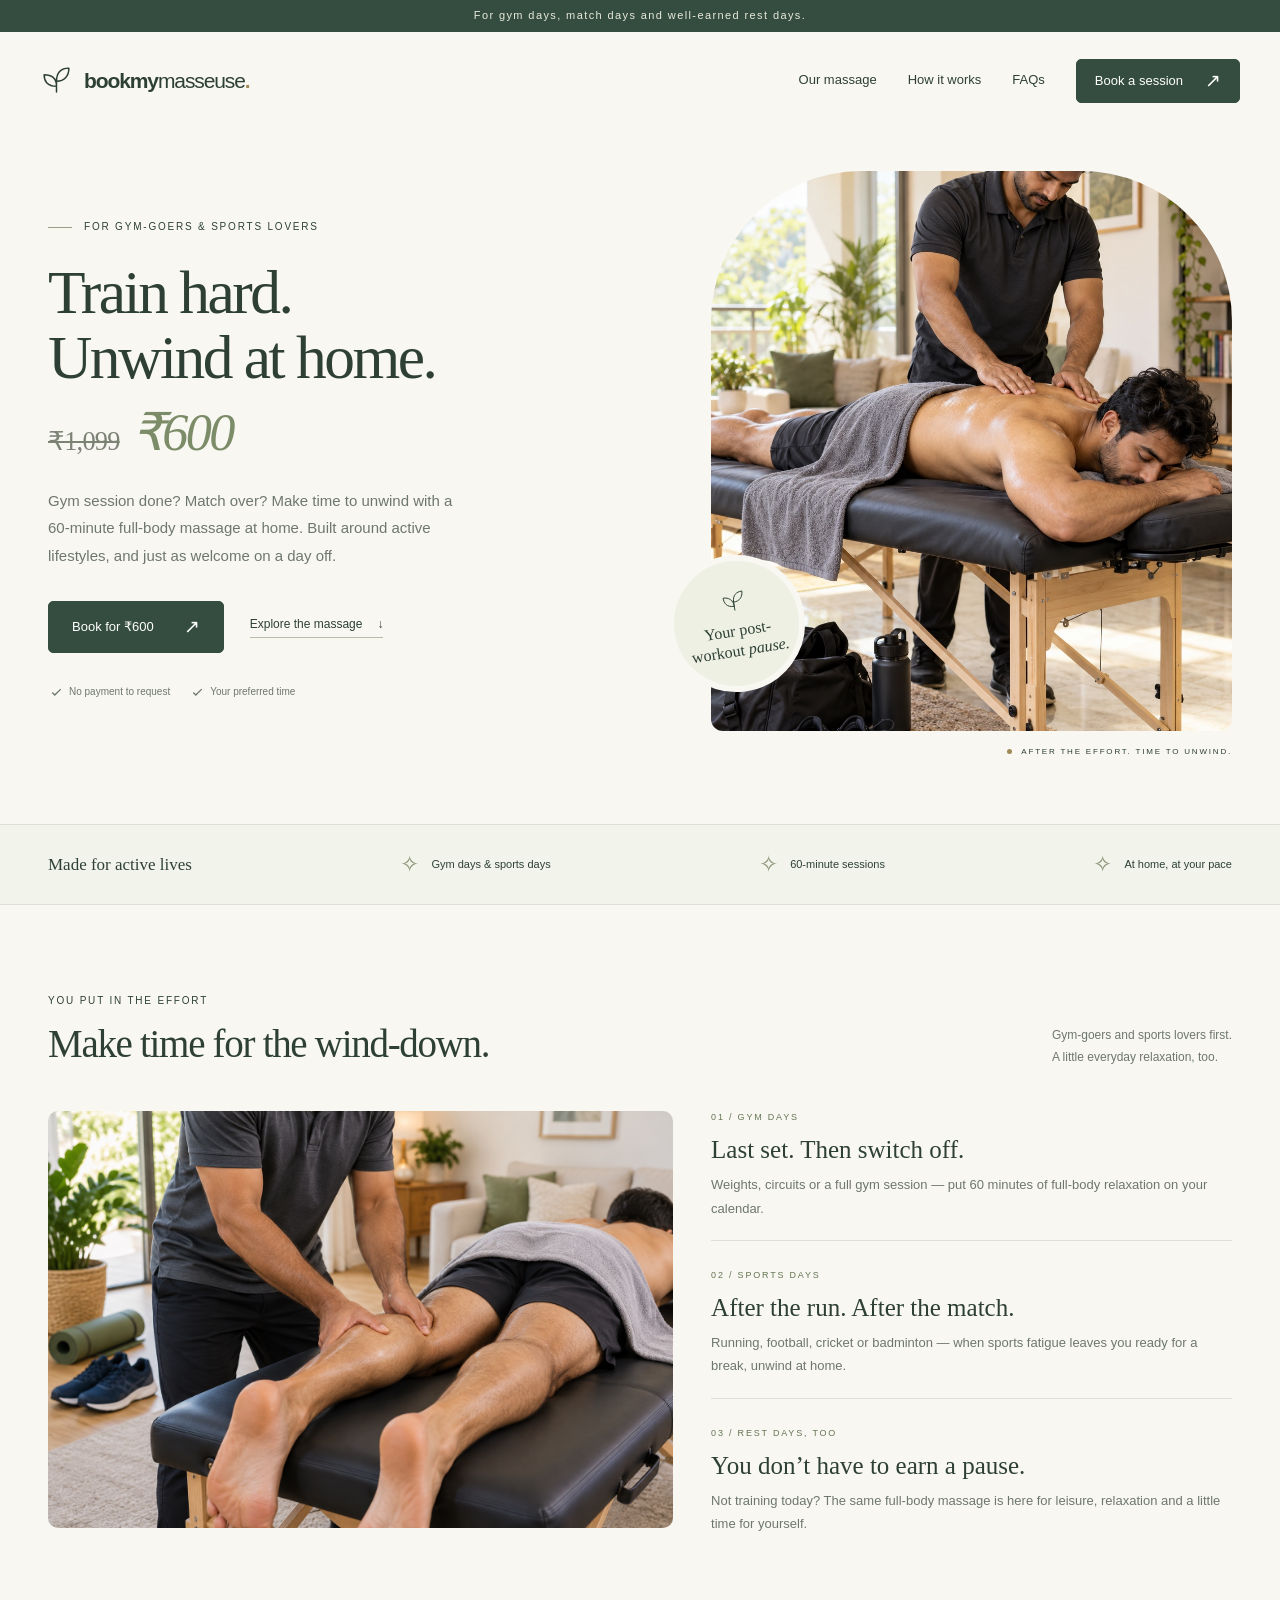
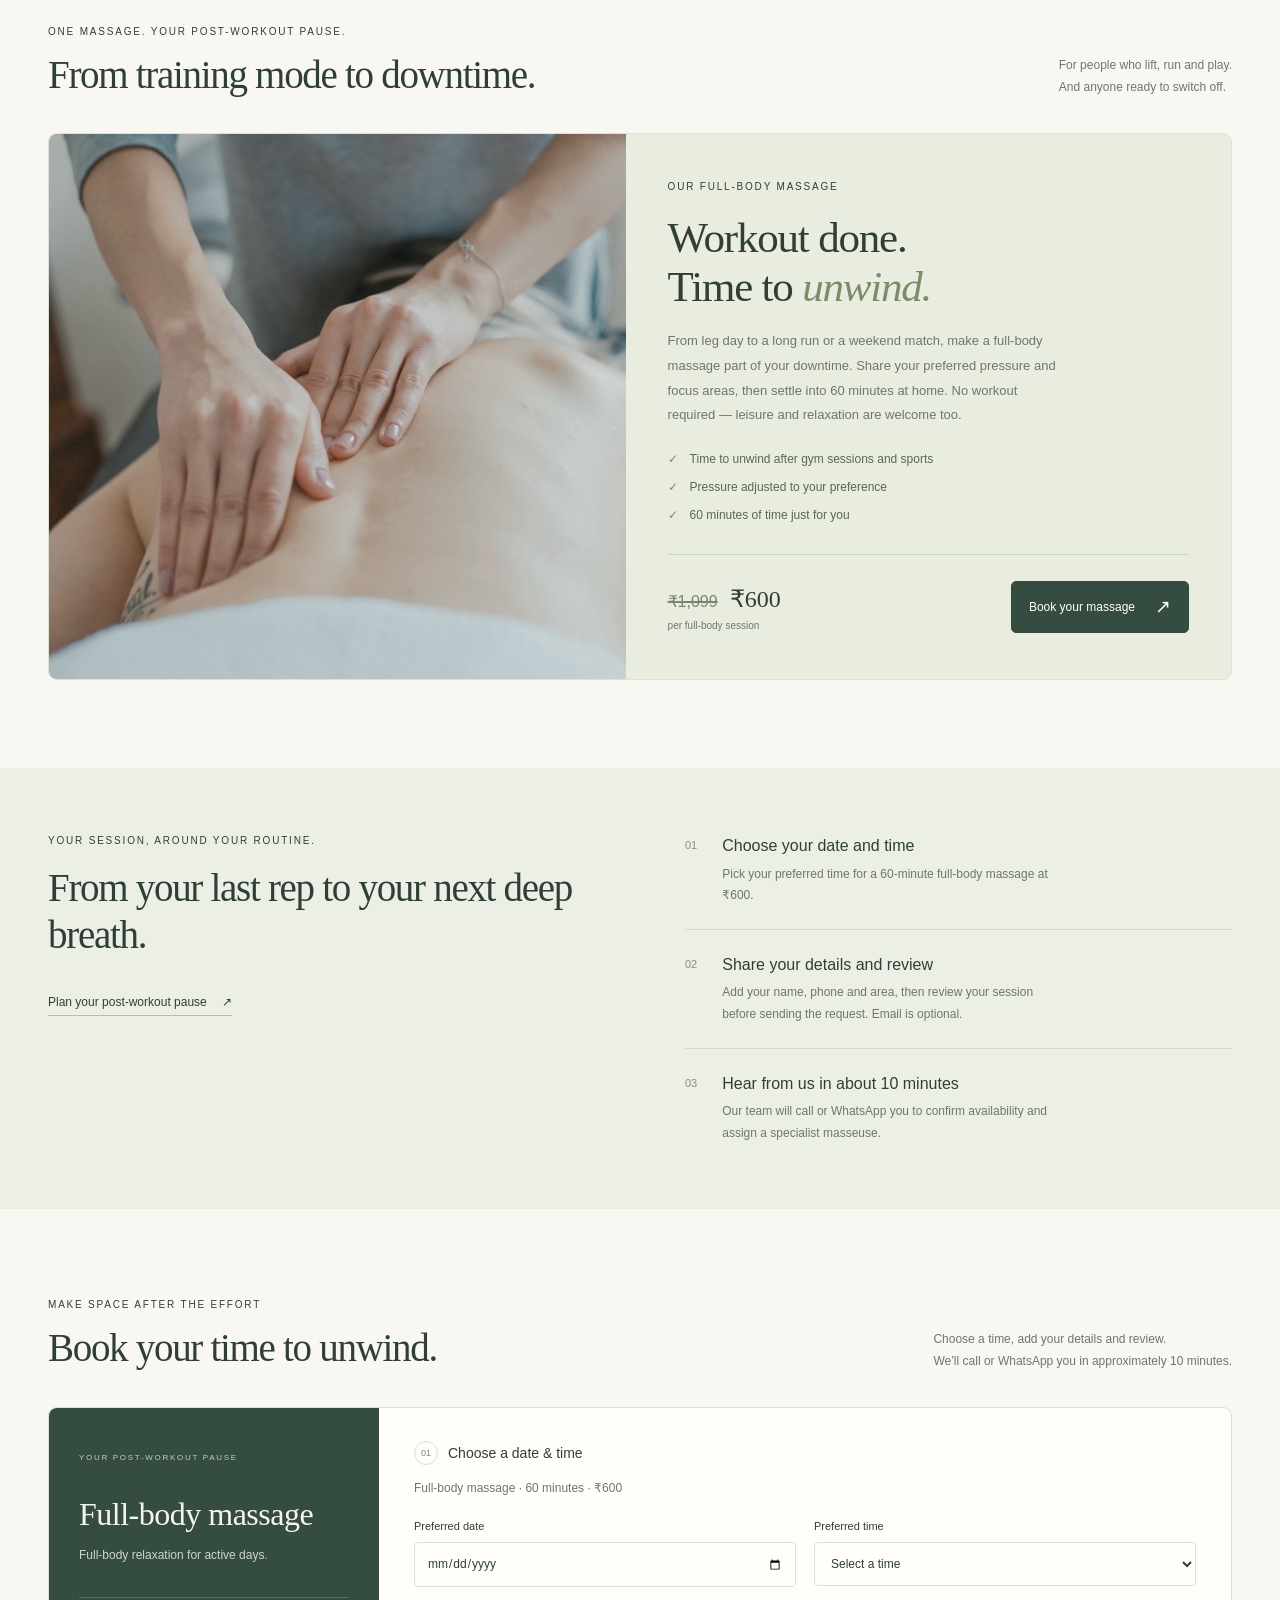
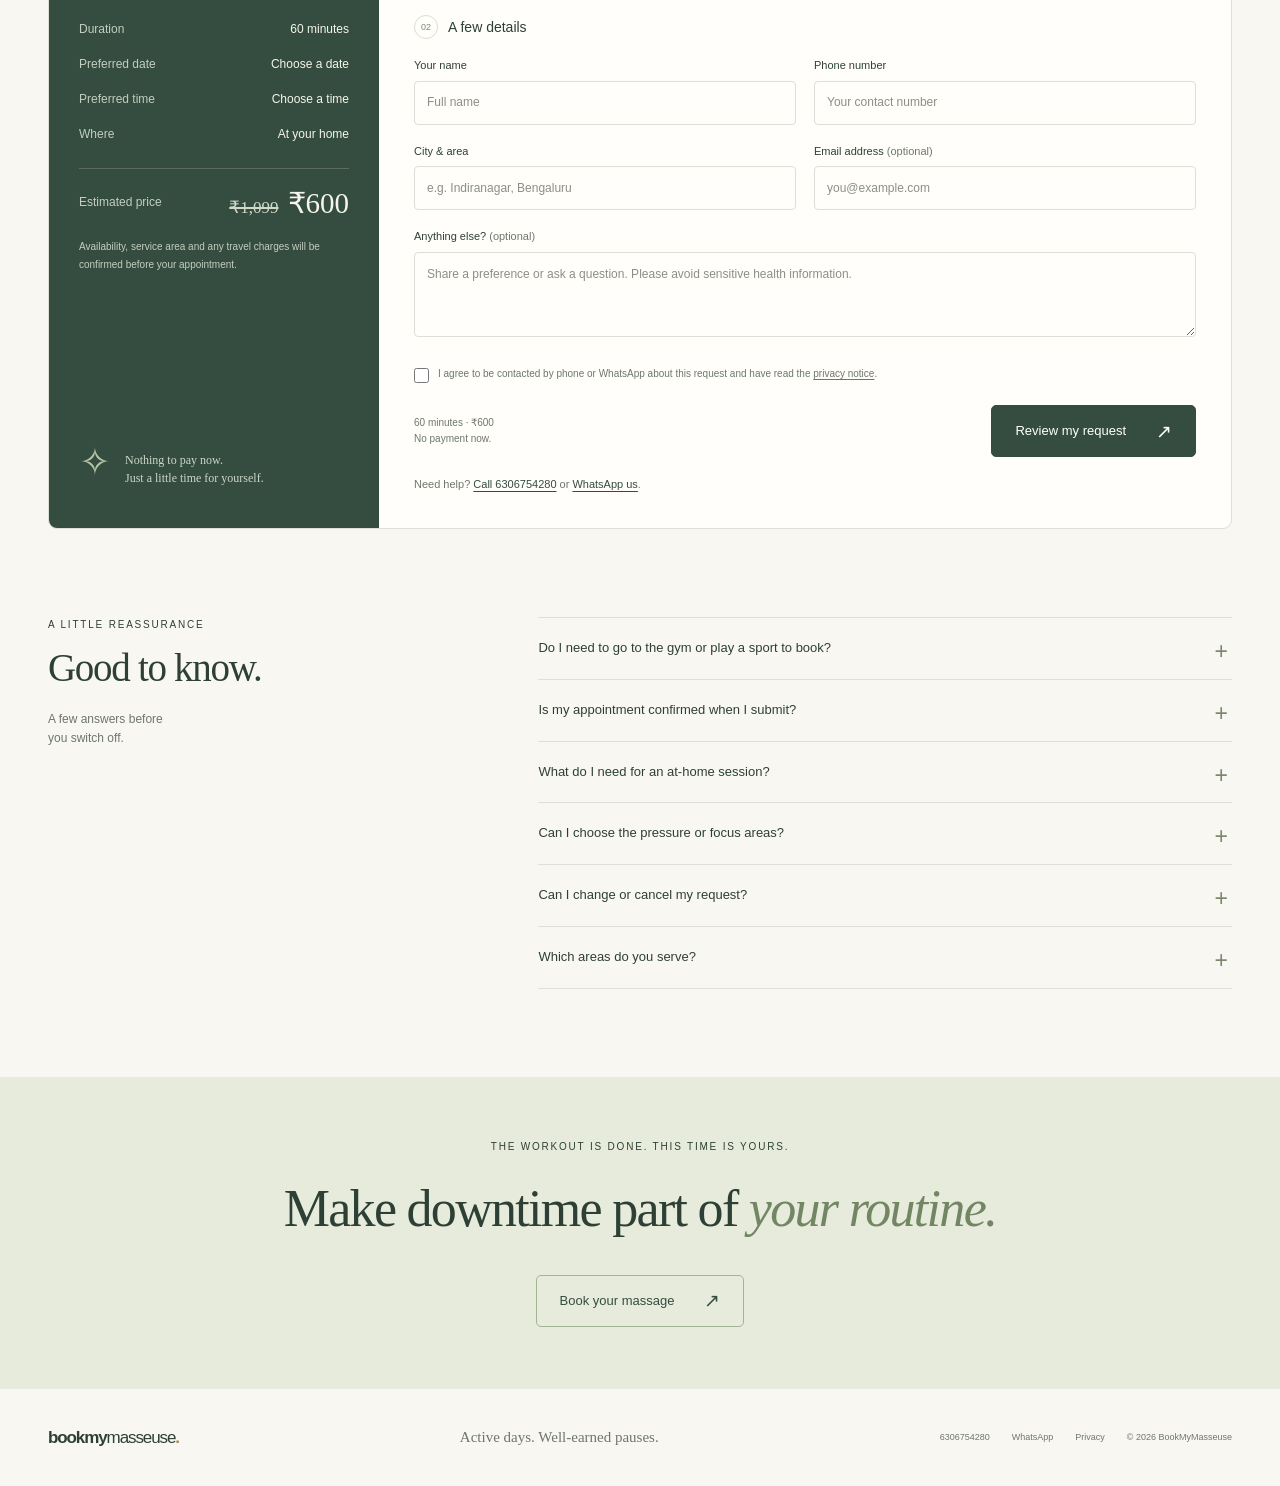
<file: index.html>
<!doctype html>
<html lang="en">
<head>
  <meta charset="utf-8">
  <meta name="viewport" content="width=device-width, initial-scale=1">
  <meta name="theme-color" content="#344d40">
  <meta name="description" content="Full-body massage at home for gym-goers and sports lovers. Unwind after training with a 60-minute session for ₹600. Leisure and relaxation welcome too.">
  <title>BookMyMasseuse — Post-workout massage at home</title>
  <link rel="icon" href="assets/favicon.svg" type="image/svg+xml">
  <link rel="stylesheet" href="styles.css?v=fitness-focus-3">
  <script src="script.js?v=fitness-focus-1" defer></script>
</head>
<body>
  <a class="skip-link" href="#main">Skip to content</a>
  <div class="announcement">For gym days, match days and well-earned rest days.</div>
  <header class="site-header">
    <a class="brand" href="./" aria-label="BookMyMasseuse home">
      <svg class="brand-mark" viewBox="0 0 40 40" fill="none" aria-hidden="true"><path d="M20 34V18m0 9C9 27 5 21 5 13c9 0 15 4 15 14Zm0-6C20 10 26 5 35 5c0 9-5 16-15 16Z" stroke="currentColor" stroke-width="1.8" stroke-linecap="round" stroke-linejoin="round"/></svg>
      <span>bookmy<span class="brand-light">masseuse</span><span class="brand-dot">.</span></span>
    </a>
    <button class="menu-toggle" aria-controls="navigation" aria-expanded="false" aria-label="Open navigation"><span></span><span></span></button>
    <nav id="navigation" aria-label="Main navigation">
      <a href="#services">Our massage</a><a href="#how-it-works">How it works</a><a href="#questions">FAQs</a>
      <a class="button button-small" href="#booking">Book a session <span aria-hidden="true">↗</span></a>
    </nav>
  </header>
  <main id="main">
    <section class="hero container" aria-labelledby="hero-title">
      <div class="hero-copy">
        <p class="eyebrow"><span class="little-line"></span> FOR GYM-GOERS &amp; SPORTS LOVERS</p>
        <h1 id="hero-title">Train hard.<br> Unwind at home.<br> <em class="hero-pricing"><s class="original-price" aria-label="Regular price 1,099 rupees">₹1,099</s> <span aria-label="Offer price 600 rupees">₹600</span></em></h1>
        <p class="hero-description">Gym session done? Match over? Make time to unwind with a 60-minute full-body massage at home. Built around active lifestyles, and just as welcome on a day off.</p>
        <div class="hero-actions"><a class="button" href="#booking">Book for ₹600 <span aria-hidden="true">↗</span></a><a class="text-link" href="#services">Explore the massage <span aria-hidden="true">↓</span></a></div>
        <div class="hero-notes"><span><svg viewBox="0 0 20 20" fill="none" aria-hidden="true"><path d="m5 10 3 3 7-7" stroke="currentColor" stroke-width="1.5"/></svg>No payment to request</span><span><svg viewBox="0 0 20 20" fill="none" aria-hidden="true"><path d="m5 10 3 3 7-7" stroke="currentColor" stroke-width="1.5"/></svg>Your preferred time</span></div>
      </div>
      <div class="hero-visual">
        <div class="image-frame"><img src="assets/post-workout-massage.jpg" alt="Illustration of a gym-goer receiving a massage at home, with trainers and a gym bag beside the table" width="1024" height="1536" fetchpriority="high"></div>
        <div class="calm-badge"><svg viewBox="0 0 40 40" fill="none" aria-hidden="true"><path d="M20 32V17m0 9C9 26 6 19 6 12c8 0 14 5 14 14Zm0-6C20 10 26 6 34 6c0 8-5 14-14 14Z" stroke="currentColor" stroke-width="1.3"/></svg><span>Your post-<br>workout <em>pause.</em></span></div>
        <div class="photo-caption"><span class="caption-dot"></span> AFTER THE EFFORT. TIME TO UNWIND.</div>
      </div>
    </section>
    <section class="benefits" aria-label="What to expect"><div class="container benefits-inner"><span>Made for active lives</span><p><span aria-hidden="true">✧</span> Gym days &amp; sports days</p><p><span aria-hidden="true">✧</span> 60-minute sessions</p><p><span aria-hidden="true">✧</span> At home, at your pace</p></div></section>
    <section class="audience-section section container" aria-labelledby="audience-title">
      <div class="section-heading"><div><p class="eyebrow">YOU PUT IN THE EFFORT</p><h2 id="audience-title">Make time for the wind-down.</h2></div><p>Gym-goers and sports lovers first.<br>A little everyday relaxation, too.</p></div>
      <div class="audience-layout">
        <figure class="audience-photo"><img src="assets/post-training-leg-massage.jpg" alt="Illustrative photo of a therapist massaging a runner’s calf at home, with running shoes and an exercise mat nearby" width="1536" height="1024" loading="lazy"></figure>
        <div class="audience-moments">
          <article><span class="eyebrow">01 / GYM DAYS</span><h3>Last set. Then switch off.</h3><p>Weights, circuits or a full gym session — put 60 minutes of full-body relaxation on your calendar.</p></article>
          <article><span class="eyebrow">02 / SPORTS DAYS</span><h3>After the run. After the match.</h3><p>Running, football, cricket or badminton — when sports fatigue leaves you ready for a break, unwind at home.</p></article>
          <article><span class="eyebrow">03 / REST DAYS, TOO</span><h3>You don’t have to earn a pause.</h3><p>Not training today? The same full-body massage is here for leisure, relaxation and a little time for yourself.</p></article>
        </div>
      </div>
    </section>
    <section id="services" class="section container" aria-labelledby="services-title">
      <div class="section-heading"><div><p class="eyebrow">ONE MASSAGE. YOUR POST-WORKOUT PAUSE.</p><h2 id="services-title">From training mode to downtime.</h2></div><p>For people who lift, run and play.<br>And anyone ready to switch off.</p></div>
      <article class="signature-card">
        <div class="signature-image"><img src="assets/full-body-massage.jpg" alt="Therapist giving a hands-on back massage" width="1200" height="1800" loading="lazy"></div>
        <div class="signature-copy"><p class="eyebrow">OUR FULL-BODY MASSAGE</p><h3>Workout done.<br>Time to <em>unwind.</em></h3><p>From leg day to a long run or a weekend match, make a full-body massage part of your downtime. Share your preferred pressure and focus areas, then settle into 60 minutes at home. No workout required — leisure and relaxation are welcome too.</p><ul class="signature-details"><li>Time to unwind after gym sessions and sports</li><li>Pressure adjusted to your preference</li><li>60 minutes of time just for you</li></ul><div class="signature-booking"><div><span class="price-pair"><s class="original-price" aria-label="Regular price 1,099 rupees">₹1,099</s> <strong data-massage-price aria-label="Offer price 600 rupees">₹600</strong></span><small>per full-body session</small></div><a href="#booking" class="button">Book your massage <span aria-hidden="true">↗</span></a></div></div>
      </article>
    </section>
    <section id="how-it-works" class="how-section" aria-labelledby="how-title"><div class="container how-layout">
      <div class="how-intro"><p class="eyebrow">YOUR SESSION, AROUND YOUR ROUTINE.</p><h2 id="how-title">From your last rep to your next deep breath.</h2><a class="text-link" href="#booking">Plan your post-workout pause <span aria-hidden="true">↗</span></a></div>
      <div class="steps"><article><span>01</span><div><h3>Choose your date and time</h3><p>Pick your preferred time for a 60-minute full-body massage at ₹600.</p></div></article><article><span>02</span><div><h3>Share your details and review</h3><p>Add your name, phone and area, then review your session before sending the request. Email is optional.</p></div></article><article><span>03</span><div><h3>Hear from us in about 10 minutes</h3><p>Our team will call or WhatsApp you to confirm availability and assign a specialist masseuse.</p></div></article></div>
    </div></section>
    <section id="booking" class="section container" aria-labelledby="booking-title">
      <div class="section-heading booking-heading"><div><p class="eyebrow">MAKE SPACE AFTER THE EFFORT</p><h2 id="booking-title">Book your time to unwind.</h2></div><p>Choose a time, add your details and review.<br>We’ll call or WhatsApp you in approximately 10 minutes.</p></div>
      <div class="booking-layout">
        <aside class="booking-summary" aria-label="Session summary"><div><span class="summary-label">YOUR POST-WORKOUT PAUSE</span><h3 id="summary-service">Full-body massage</h3><p id="summary-description">Full-body relaxation for active days.</p><div class="summary-rule"></div><dl><div><dt>Duration</dt><dd id="summary-duration">60 minutes</dd></div><div><dt>Preferred date</dt><dd id="summary-date">Choose a date</dd></div><div><dt>Preferred time</dt><dd id="summary-time">Choose a time</dd></div><div><dt>Where</dt><dd>At your home</dd></div><div><dt>Estimated price</dt><dd class="price-pair"><s class="original-price" aria-label="Regular price 1,099 rupees">₹1,099</s> <span id="summary-price" aria-label="Offer price 600 rupees">₹600</span></dd></div></dl><p class="summary-footnote">Availability, service area and any travel charges will be confirmed before your appointment.</p></div><div class="summary-bottom"><span aria-hidden="true">✧</span><p>Nothing to pay now.<br>Just a little time for yourself.</p></div></aside>
        <form id="booking-form" name="massage-booking" method="POST" action="/thank-you.html" data-netlify="true" netlify-honeypot="bot-field">
          <input type="hidden" name="form-name" value="massage-booking">
          <input type="hidden" name="estimated-price" id="estimated-price" value="INR 600">
          <p class="hidden" aria-hidden="true"><label>Leave this empty <input name="bot-field" tabindex="-1" autocomplete="off"></label></p>
          <input type="hidden" id="service" name="service" value="Full-body massage">
          <input type="hidden" id="duration" name="duration" value="60">
          <fieldset><legend><span>01</span> Choose a date &amp; time</legend><p class="session-caption">Full-body massage · 60 minutes · ₹600</p><div class="form-grid">
            <div class="field"><label for="date">Preferred date</label><input id="date" name="preferred-date" type="date" required></div>
            <div class="field"><label for="time">Preferred time</label><select id="time" name="preferred-time" required><option value="">Select a time</option><option>9:00 AM</option><option>10:30 AM</option><option>12:00 PM</option><option>1:30 PM</option><option>3:00 PM</option><option>4:30 PM</option><option>6:00 PM</option><option>7:30 PM</option></select></div>
          </div></fieldset>
          <fieldset><legend><span>02</span> A few details</legend><div class="form-grid">
            <div class="field"><label for="name">Your name</label><input id="name" name="name" autocomplete="name" placeholder="Full name" maxlength="100" required></div>
            <div class="field"><label for="phone">Phone number</label><input id="phone" name="phone" type="tel" autocomplete="tel" placeholder="Your contact number" pattern="(?=.*[0-9])[+0-9\(\) .\-]{7,25}" maxlength="25" title="Use 7–25 characters: numbers, spaces, +, parentheses or hyphens." required></div>
            <div class="field"><label for="area">City &amp; area</label><input id="area" name="area" autocomplete="address-level2" placeholder="e.g. Indiranagar, Bengaluru" maxlength="150" required></div>
            <div class="field"><label for="email">Email address <span>(optional)</span></label><input id="email" name="email" type="email" autocomplete="email" placeholder="you@example.com" maxlength="150"></div>
            <div class="field field-full"><label for="notes">Anything else? <span>(optional)</span></label><textarea id="notes" name="notes" placeholder="Share a preference or ask a question. Please avoid sensitive health information." rows="3" maxlength="1000"></textarea></div>
          </div></fieldset>
          <label class="consent"><input type="checkbox" id="consent" name="contact-consent" value="yes" required><span>I agree to be contacted by phone or WhatsApp about this request and have read the <a href="privacy.html">privacy notice</a>.</span></label>
          <p class="form-status" id="form-status" role="status" aria-live="polite" hidden></p>
          <div class="form-submit"><p>60 minutes · ₹600<br>No payment now.</p><button class="button" type="submit" id="submit-booking">Request my session <span aria-hidden="true">↗</span></button></div>
          <noscript><p class="form-help">Your full-body massage is 60 minutes for ₹600, reduced from ₹1,099. Check the details above before sending your request. Your final quote will be confirmed with you.</p></noscript>
          <p class="booking-help">Need help? <a href="tel:+916306754280">Call 6306754280</a> or <a href="https://wa.me/916306754280" target="_blank" rel="noopener noreferrer">WhatsApp us</a>.</p>
        </form>
      </div>
    </section>

    <dialog id="booking-review" aria-labelledby="review-title" aria-describedby="review-intro">
      <div class="review-header"><p class="eyebrow">03 / ONE LAST LOOK</p><button type="button" id="close-review" class="review-close" aria-label="Close review and edit details">×</button></div>
      <h2 id="review-title" tabindex="-1">Review your request.</h2>
      <p id="review-intro">Check your details before we arrange your full-body massage.</p>
      <dl class="review-details">
        <div><dt>Massage</dt><dd>Full-body massage</dd></div>
        <div><dt>Duration</dt><dd>60 minutes</dd></div>
        <div><dt>Preferred date</dt><dd id="review-date"></dd></div>
        <div><dt>Preferred time</dt><dd id="review-time"></dd></div>
        <div><dt>Name</dt><dd id="review-name"></dd></div>
        <div><dt>Phone</dt><dd id="review-phone"></dd></div>
        <div><dt>City &amp; area</dt><dd id="review-area"></dd></div>
        <div id="review-email-row" hidden><dt>Email</dt><dd id="review-email"></dd></div>
        <div id="review-notes-row" hidden><dt>Your notes</dt><dd id="review-notes"></dd></div>
        <div class="review-total"><dt>Session price</dt><dd><s class="original-price">₹1,099</s> <strong>₹600</strong></dd></div>
      </dl>
      <p class="review-note">Your preferred time is subject to availability. Any travel charges will be agreed with you before confirmation. We’ll call or WhatsApp you in approximately 10 minutes.</p>
      <p id="review-status" class="form-status" role="status" aria-live="polite" hidden></p>
      <div class="review-actions"><button type="button" id="edit-request" class="button button-cream">Edit details</button><button type="button" id="confirm-request" class="button">Send my request <span aria-hidden="true">↗</span></button></div>
      <p class="booking-help">Need help? <a href="tel:+916306754280">Call 6306754280</a> or <a href="https://wa.me/916306754280" target="_blank" rel="noopener noreferrer">WhatsApp us</a>.</p>
    </dialog>
    <section id="questions" class="faq-section section container" aria-labelledby="faq-title"><div><p class="eyebrow">A LITTLE REASSURANCE</p><h2 id="faq-title">Good to know.</h2><p>A few answers before<br>you switch off.</p></div><div class="faqs">
      <details><summary>Do I need to go to the gym or play a sport to book?</summary><p>No. Our main focus is gym-goers and people who play sports, but the same 60-minute full-body massage is open to anyone looking for leisure and relaxation.</p></details>
      <details><summary>Is my appointment confirmed when I submit?</summary><p>Your form sends a booking request. Our team will call or WhatsApp you in approximately 10 minutes to confirm availability, the final price and your specialist masseuse. Your appointment is booked once we confirm these details with you.</p></details>
      <details><summary>What do I need for an at-home session?</summary><p>A quiet, comfortable space with room to move around. We’ll confirm what equipment and supplies are included, and what you need to prepare, when arranging your session.</p></details>
      <details><summary>Can I choose the pressure or focus areas?</summary><p>Yes. Share your preferences when we confirm your appointment, and discuss comfortable pressure with your therapist before the session begins.</p></details>
      <details><summary>Can I change or cancel my request?</summary><p>Yes. Call <a href="tel:+916306754280">6306754280</a> or <a href="https://wa.me/916306754280" target="_blank" rel="noopener noreferrer">WhatsApp us</a> to change or cancel your request. Any cancellation terms will be shared before you confirm your appointment.</p></details>
      <details><summary>Which areas do you serve?</summary><p>Add your city and area to the booking form. We’ll confirm whether a therapist is available at your location before accepting your appointment.</p></details>
    </div></section>
    <section class="closing"><p class="eyebrow">THE WORKOUT IS DONE. THIS TIME IS YOURS.</p><h2>Make downtime part of <em>your routine.</em></h2><a class="button button-cream" href="#booking">Book your massage <span aria-hidden="true">↗</span></a></section>
  </main>
  <footer class="site-footer container"><a class="brand" href="./">bookmy<span class="brand-light">masseuse</span><span class="brand-dot">.</span></a><p>Active days. Well-earned pauses.</p><div><a href="tel:+916306754280">6306754280</a><a href="https://wa.me/916306754280" target="_blank" rel="noopener noreferrer">WhatsApp</a><a href="privacy.html">Privacy</a><span>© <span data-year>2026</span> BookMyMasseuse</span></div></footer>
</body>
</html>
</file>
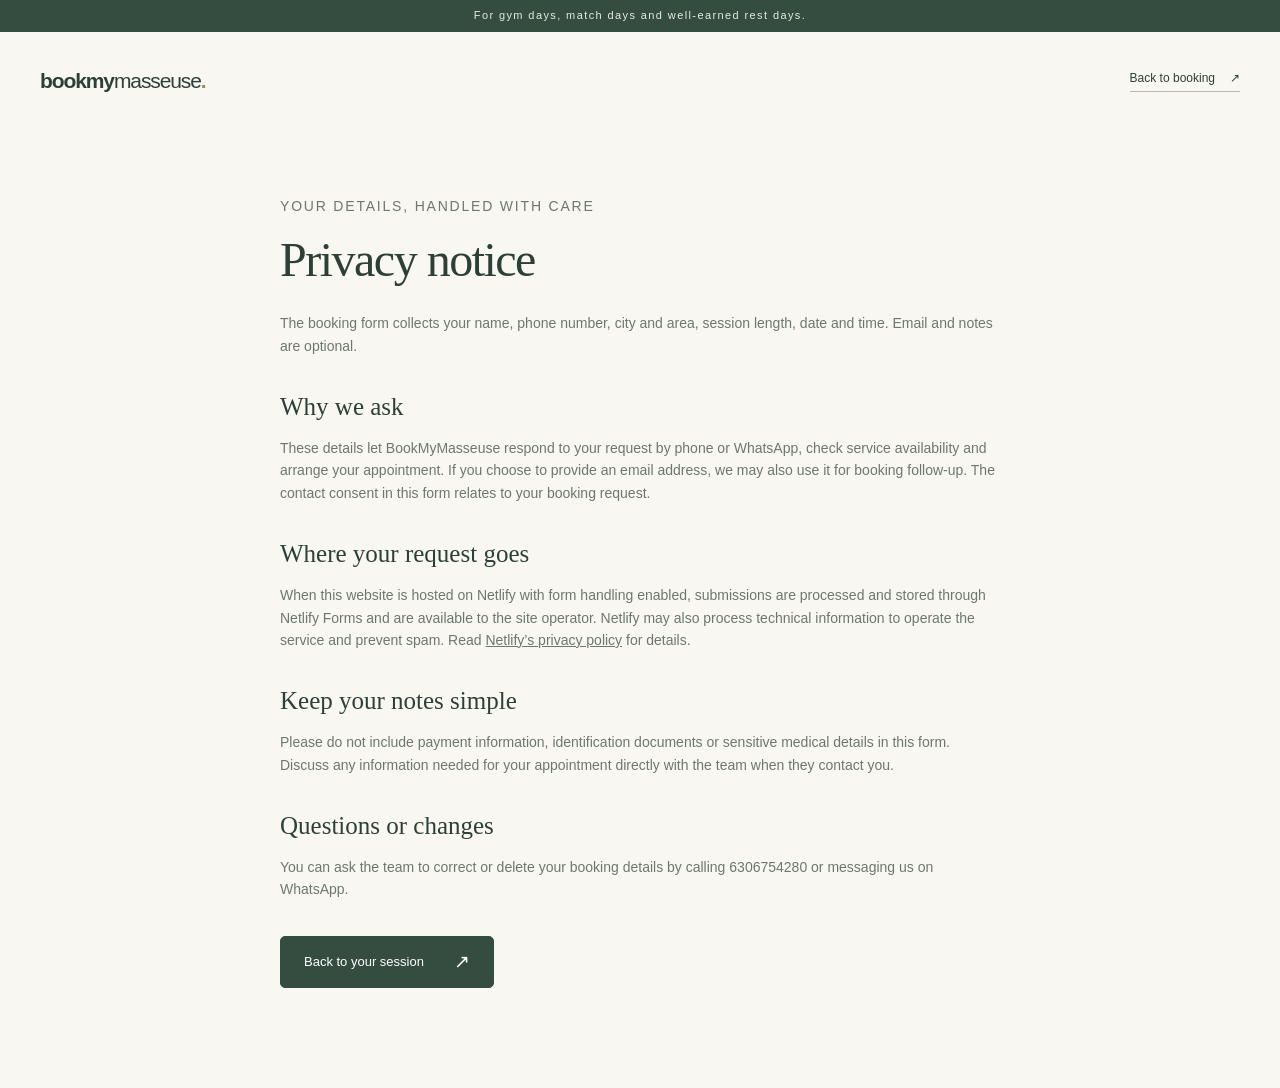
<file: privacy.html>
<!doctype html>
<html lang="en"><head><meta charset="utf-8"><meta name="viewport" content="width=device-width, initial-scale=1"><meta name="theme-color" content="#344d40"><meta name="description" content="How BookMyMasseuse uses the details in your booking request."><title>Privacy notice — BookMyMasseuse</title><link rel="icon" href="assets/favicon.svg" type="image/svg+xml"><link rel="stylesheet" href="styles.css?v=fitness-focus-3"></head><body><div class="announcement">For gym days, match days and well-earned rest days.</div><header class="site-header"><a class="brand" href="./">bookmy<span class="brand-light">masseuse</span><span class="brand-dot">.</span></a><a class="text-link" href="./#booking">Back to booking <span aria-hidden="true">↗</span></a></header><main class="legal-page container"><p class="eyebrow">YOUR DETAILS, HANDLED WITH CARE</p><h1>Privacy notice</h1><p>The booking form collects your name, phone number, city and area, session length, date and time. Email and notes are optional.</p><h2>Why we ask</h2><p>These details let BookMyMasseuse respond to your request by phone or WhatsApp, check service availability and arrange your appointment. If you choose to provide an email address, we may also use it for booking follow-up. The contact consent in this form relates to your booking request.</p><h2>Where your request goes</h2><p>When this website is hosted on Netlify with form handling enabled, submissions are processed and stored through Netlify Forms and are available to the site operator. Netlify may also process technical information to operate the service and prevent spam. Read <a href="https://www.netlify.com/privacy/" target="_blank" rel="noopener noreferrer" style="text-decoration:underline">Netlify’s privacy policy</a> for details.</p><h2>Keep your notes simple</h2><p>Please do not include payment information, identification documents or sensitive medical details in this form. Discuss any information needed for your appointment directly with the team when they contact you.</p><h2>Questions or changes</h2><p>You can ask the team to correct or delete your booking details by calling <a href="tel:+916306754280">6306754280</a> or messaging us on <a href="https://wa.me/916306754280" target="_blank" rel="noopener noreferrer">WhatsApp</a>.</p><a class="button" href="./#booking">Back to your session <span aria-hidden="true">↗</span></a></main></body></html>
</file>
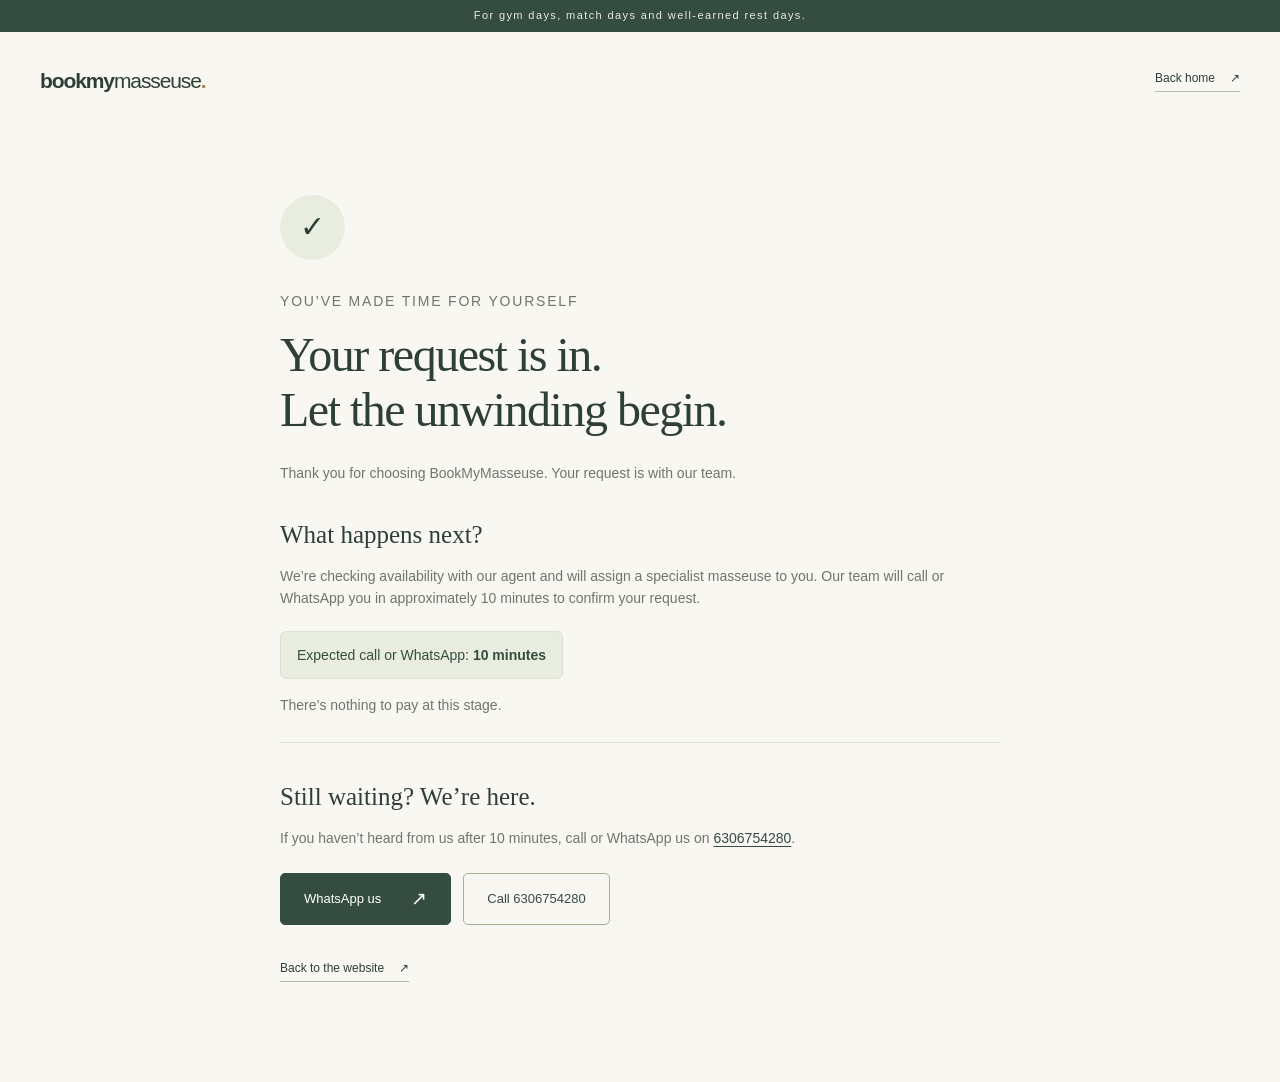
<file: thank-you.html>
<!doctype html>
<html lang="en"><head><meta charset="utf-8"><meta name="viewport" content="width=device-width, initial-scale=1"><meta name="robots" content="noindex"><meta name="theme-color" content="#344d40"><title>Request received — BookMyMasseuse</title><link rel="icon" href="assets/favicon.svg" type="image/svg+xml"><link rel="stylesheet" href="styles.css?v=fitness-focus-3"></head><body><div class="announcement">For gym days, match days and well-earned rest days.</div><header class="site-header"><a class="brand" href="./">bookmy<span class="brand-light">masseuse</span><span class="brand-dot">.</span></a><a class="text-link" href="./">Back home <span aria-hidden="true">↗</span></a></header><main class="legal-page container"><div class="success-symbol" aria-hidden="true">✓</div><p class="eyebrow">YOU’VE MADE TIME FOR YOURSELF</p><h1>Your request is in.<br>Let the unwinding begin.</h1><p>Thank you for choosing BookMyMasseuse. Your request is with our team.</p><h2>What happens next?</h2><p>We’re checking availability with our agent and will assign a specialist masseuse to you. Our team will call or WhatsApp you in approximately 10 minutes to confirm your request.</p><p class="confirmation-wait">Expected call or WhatsApp: <strong>10 minutes</strong></p><p>There’s nothing to pay at this stage.</p><div class="confirmation-contact"><h2>Still waiting? We’re here.</h2><p>If you haven’t heard from us after 10 minutes, call or WhatsApp us on <a href="tel:+916306754280">6306754280</a>.</p><div class="contact-actions"><a class="button" href="https://wa.me/916306754280?text=Hi%2C%20I%20submitted%20a%20full-body%20massage%20request%20and%20would%20like%20an%20update." target="_blank" rel="noopener noreferrer">WhatsApp us <span aria-hidden="true">↗</span></a><a class="button button-cream" href="tel:+916306754280">Call 6306754280</a></div></div><a class="text-link" href="./">Back to the website <span aria-hidden="true">↗</span></a></main></body></html>
</file>
<file: styles.css>
@charset "UTF-8";
:root{--cream:#f8f7f2;--paper:#fffefa;--ink:#2e4035;--green:#344d40;--muted:#6e776d;--line:#dce0d5;--sage:#e8eddf;--serif:Georgia,'Times New Roman',serif;--sans:Arial,Helvetica,sans-serif}
*{box-sizing:border-box}html{scroll-behavior:smooth;scroll-padding-top:100px}body{margin:0;background:var(--cream);color:var(--ink);font-family:var(--sans);font-size:15px;line-height:1.6;-webkit-font-smoothing:antialiased}a{color:inherit}button,input,select,textarea{font:inherit}button,a,input,select,textarea,summary{-webkit-tap-highlight-color:transparent}button{cursor:pointer}img{max-width:100%;display:block}a{text-decoration:none}button:focus-visible,a:focus-visible,summary:focus-visible{outline:3px solid #9c662f;outline-offset:5px}input:focus-visible,select:focus-visible,textarea:focus-visible{outline:2px solid #758a6a;outline-offset:2px}h1,h2,h3,p{margin:0}h1,h2,h3{font-weight:400}h1,h2{font-family:var(--serif)}em{font-weight:400}::selection{background:#d7dfc9}.container{width:min(1200px,calc(100% - 96px));margin-inline:auto}.announcement{background:var(--green);color:#e8eadc;text-align:center;font-size:11px;letter-spacing:1.4px;padding:7px 20px}.site-header{width:min(1320px,calc(100% - 80px));margin:auto;height:98px;display:flex;align-items:center;justify-content:space-between;gap:24px}.brand{display:flex;align-items:center;font-size:21px;font-weight:600;letter-spacing:-1.1px;white-space:nowrap}.brand-mark{width:33px;height:39px;margin-right:11px}.brand-light{font-weight:400}.brand-dot{color:#a08a56}.site-header nav{display:flex;align-items:center;gap:31px}.site-header nav>a:not(.button){font-size:13px}.site-header nav>a:not(.button):hover,.site-footer a:hover{text-decoration:underline;text-underline-offset:6px}.button{display:inline-flex;align-items:center;justify-content:space-between;gap:30px;min-height:52px;padding:14px 23px;background:var(--green);color:white;border:1px solid var(--green);border-radius:5px;font-size:13px;font-weight:500;line-height:1.5;transition:background .2s,transform .2s}.button:hover{background:#223a2d;transform:translateY(-2px)}.button:disabled{opacity:.7;cursor:wait;transform:none}.button span{font-size:19px;font-weight:400;line-height:1}.button-small{min-height:44px;padding:10px 18px;gap:22px}.menu-toggle{display:none}.hero{display:grid;grid-template-columns:1.06fr 1fr;gap:70px;align-items:center;padding-top:32px;padding-bottom:66px}.eyebrow{font-size:10px;font-weight:500;letter-spacing:1.8px;line-height:1.6}.hero-copy>.eyebrow{display:flex;align-items:center;gap:12px}.little-line{height:1px;background:#9b9f84;width:24px}.hero h1{font-size:clamp(55px,5.6vw,80px);line-height:1.08;letter-spacing:-3px;margin:25px 0 25px}.hero h1 em{color:#7d8c68}.hero-description{max-width:370px;color:var(--muted);font-size:15px;line-height:1.85}.hero-actions{display:flex;align-items:center;gap:26px;margin-top:31px}.text-link{display:inline-flex;align-items:center;gap:15px;font-size:12px;border-bottom:1px solid #b6bda9;padding-bottom:3px}.text-link:hover{border-color:var(--ink)}.hero-notes{display:flex;gap:19px;margin-top:31px;color:var(--muted);font-size:10px}.hero-notes>span{display:flex;align-items:center;gap:4px}.hero-notes svg{width:17px;height:17px}.hero-visual{position:relative;padding:9px 0 0 20px}.image-frame{height:482px;overflow:hidden;border-radius:220px 220px 10px 10px;background:#c3b7a4}.image-frame img{width:100%;height:100%;object-fit:cover;object-position:56% center;filter:saturate(.65)}.calm-badge{position:absolute;left:-23px;bottom:66px;background:#edf0e3;border:6px solid var(--cream);border-radius:80px;width:137px;height:137px;display:flex;flex-direction:column;align-items:center;justify-content:center;transform:rotate(-9deg);text-align:center}.calm-badge svg{width:28px;height:30px;margin-bottom:4px}.calm-badge span{font-family:var(--serif);font-size:16px;line-height:1.2}.photo-caption{display:flex;align-items:center;justify-content:flex-end;gap:9px;font-size:8px;letter-spacing:1.8px;padding-top:15px}.caption-dot{width:5px;height:5px;border-radius:100%;background:#a08a56}.benefits{border-top:1px solid var(--line);border-bottom:1px solid var(--line);background:#f2f3eb}.benefits-inner{display:flex;justify-content:space-between;align-items:center;gap:20px;min-height:79px}.benefits-inner>span{font-family:var(--serif);font-size:17px}.benefits p{font-size:11px;display:flex;gap:12px;align-items:center}.benefits p>span{font-size:23px;color:#8b9678}.section{padding-block:88px}.section-heading{display:flex;align-items:flex-end;justify-content:space-between;gap:24px;margin-bottom:35px}.section-heading h2,.how-intro h2,.faq-section h2{font-size:39px;line-height:1.2;letter-spacing:-1.3px;margin-top:12px}.section-heading>p{color:var(--muted);font-size:12px;line-height:1.85}.how-section{background:#ecefe5;padding-block:65px}.how-layout{display:grid;grid-template-columns:1fr 1fr;gap:90px}.how-intro h2{margin:16px 0 30px}.steps article{display:flex;gap:25px;border-bottom:1px solid #d3dacb;padding:22px 0}.steps article:first-child{padding-top:0}.steps article:last-child{padding-bottom:0;border:0}.steps article>span{font-size:11px;color:#879178;padding-top:4px}.steps h3{font-size:16px;margin-bottom:5px}.steps p{font-size:12px;color:var(--muted);line-height:1.8;max-width:330px}.booking-layout{display:grid;grid-template-columns:330px 1fr;border:1px solid var(--line);border-radius:9px;overflow:hidden;background:var(--paper)}.booking-summary{padding:35px 30px;background:var(--green);color:#f6f5e9;display:flex;flex-direction:column;justify-content:space-between}.summary-label{font-size:8px;letter-spacing:1.7px;color:#c8d0bc}.booking-summary h3{font-size:32px;font-family:var(--serif);line-height:1.2;margin-top:28px;letter-spacing:-.5px}.booking-summary>div>p:not(.summary-footnote){font-size:12px;color:#cdd6c8;margin-top:12px}.summary-rule{height:1px;background:#5c6d5d;margin:32px 0 22px}.booking-summary dl{margin:0}.booking-summary dl>div{display:flex;justify-content:space-between;gap:10px;font-size:12px;margin-bottom:16px}.booking-summary dt{color:#c3cebf}.booking-summary dd{margin:0;text-align:right}.booking-summary dl>div:last-child{border-top:1px solid #5c6d5d;padding-top:20px;margin-top:23px;align-items:center}.booking-summary dl>div:last-child dd{font-family:var(--serif);font-size:29px;line-height:1}.summary-footnote{font-size:10px;line-height:1.8;color:#c4cebf;margin-top:20px}.summary-bottom{display:flex;align-items:center;gap:14px;margin-top:50px}.summary-bottom>span{font-size:38px;color:#b7c4a5}.summary-bottom p{font-family:var(--serif);font-size:16px;line-height:1.5}#booking-form{padding:33px 35px}fieldset{border:0;padding:0;margin:0 0 28px;min-width:0}legend{padding:0;margin-bottom:18px;font-size:14px;width:100%;display:flex;align-items:center;gap:10px}legend>span{font-size:9px;border:1px solid #d8dfd0;border-radius:50%;width:24px;height:24px;display:inline-grid;place-items:center;color:#7a896c}.form-grid{display:grid;grid-template-columns:1fr 1fr;gap:18px}.field{display:flex;flex-direction:column;gap:6px;min-width:0}.field label{font-size:11px}.field label span{color:var(--muted)}.field input,.field select,.field textarea{width:100%;max-width:100%;border:1px solid #dce0d6;border-radius:4px;background:#fffefa;color:var(--ink);padding:11px 12px;font-size:12px;min-height:44px}.field input::placeholder,.field textarea::placeholder{color:#8b9086;opacity:1}.field textarea{resize:vertical;line-height:1.7}.field-full{grid-column:1/-1}.consent{display:flex;align-items:flex-start;gap:9px;color:var(--muted);font-size:10px;line-height:1.7}.consent input{accent-color:var(--green);margin:3px 0 0;min-width:15px;height:15px}.consent a{text-decoration:underline;text-underline-offset:2px}.form-submit{display:flex;align-items:center;justify-content:space-between;gap:18px;margin-top:22px}.form-submit>p{font-size:10px;color:var(--muted);line-height:1.6}.form-status{background:#f4ead8;color:#634921;border:1px solid #e6cda9;border-radius:4px;padding:12px;font-size:12px;line-height:1.7;margin-top:20px}.form-help{font-size:11px;color:var(--muted);margin-top:15px}.hidden,[hidden]{display:none!important}.faq-section{display:grid;grid-template-columns:1fr 1.65fr;gap:70px;padding-top:0}.faq-section>div>p:last-child{font-size:12px;color:var(--muted);margin-top:18px}.faqs details{border-bottom:1px solid var(--line)}.faqs details:first-child{border-top:1px solid var(--line)}summary{list-style:none;cursor:pointer;font-size:13px;padding:20px 30px 20px 0;position:relative}summary::-webkit-details-marker{display:none}summary:after{content:'+';position:absolute;right:4px;top:15px;font-size:23px;font-weight:300;color:#7b886e}details[open] summary:after{content:'−'}.faqs details p{font-size:12px;color:var(--muted);line-height:1.9;padding:0 26px 20px 0;max-width:570px}.closing{text-align:center;background:#e6ebdc;padding:62px 24px}.closing h2{font-size:52px;letter-spacing:-1.7px;margin:12px 0 25px}.closing h2 em{color:#738663}.button-cream{background:transparent;color:var(--green);border-color:#a4b296}.button-cream:hover{background:var(--green);color:white}.site-footer{padding-block:35px;display:flex;justify-content:space-between;align-items:center;gap:20px}.site-footer .brand{font-size:17px}.site-footer p{font-family:var(--serif);font-size:15px;color:var(--muted)}.site-footer>div{display:flex;gap:22px;font-size:9px;color:var(--muted)}.skip-link{position:absolute;left:16px;top:-100px;z-index:10;background:var(--paper);padding:12px}.skip-link:focus{top:12px}.legal-page{max-width:720px;padding:65px 0 100px}.legal-page h1{font-size:48px;line-height:1.15;margin:15px 0 25px;letter-spacing:-1.5px}.legal-page h2{font-size:25px;margin:30px 0 10px}.legal-page p{font-size:14px;color:var(--muted);margin-bottom:15px}.legal-page .button{margin-top:20px}.success-symbol{height:65px;width:65px;display:grid;place-items:center;background:var(--sage);border-radius:50%;font-size:30px;margin-bottom:30px}
@media(min-width:1500px){.hero{padding-top:45px;padding-bottom:80px}.image-frame{height:530px}.hero h1{font-size:84px}}
@media(max-width:1100px){.container{width:calc(100% - 64px)}.hero{gap:35px}.hero h1{font-size:64px}.hero-actions{gap:18px;flex-wrap:wrap}.image-frame{height:450px}.booking-layout{grid-template-columns:285px 1fr}.booking-summary{padding:30px 25px}#booking-form{padding:30px 25px}.how-layout{gap:50px}.benefits-inner>span{font-size:15px}.benefits p{font-size:10px;gap:6px}.site-header nav{gap:22px}.site-footer{flex-wrap:wrap}.hero-notes{gap:10px;font-size:9px}}
@media(max-width:800px){.container{width:calc(100% - 40px)}.site-header{width:calc(100% - 40px);height:80px}.brand{font-size:19px}.brand-mark{width:29px;margin-right:8px}.menu-toggle{display:flex;flex-direction:column;justify-content:center;gap:6px;width:42px;height:42px;padding:9px;border:1px solid #d0d9c8;border-radius:5px;background:transparent}.menu-toggle span{display:block;width:22px;height:1px;background:var(--green)}.site-header nav{display:none;position:absolute;left:20px;right:20px;top:104px;z-index:5;background:var(--paper);border:1px solid var(--line);border-radius:6px;padding:22px;box-shadow:0 12px 30px #2e403514;align-items:stretch}.site-header nav.open{display:flex;flex-direction:column;gap:20px}.hero{gap:25px;padding-top:18px;padding-bottom:40px}.hero h1{font-size:52px;letter-spacing:-2px;margin:20px 0}.hero-description{font-size:13px}.hero-actions{margin-top:24px;gap:18px}.hero-actions .button{padding:12px 16px;gap:20px;min-height:48px;font-size:12px}.hero-actions .text-link{font-size:11px}.hero-notes{flex-direction:column;gap:6px;margin-top:20px}.image-frame{height:400px}.hero-visual{padding-left:5px}.calm-badge{width:110px;height:110px;left:-12px;bottom:50px}.calm-badge span{font-size:14px}.photo-caption{font-size:6px;letter-spacing:1.2px}.benefits-inner{display:grid;grid-template-columns:1fr 1fr;padding-block:18px;gap:7px 20px}.benefits-inner>span{font-size:16px}.section{padding-block:60px}.section-heading h2,.how-intro h2,.faq-section h2{font-size:33px}.section-heading>p{font-size:11px}.how-layout{grid-template-columns:1fr;gap:34px}.how-intro h2 br{display:none}.how-intro h2{margin-bottom:20px}.steps p{max-width:none}.how-section{padding-block:50px}.booking-heading{display:block}.booking-heading>p{margin-top:15px}.booking-heading>p br{display:none}.booking-layout{grid-template-columns:1fr}.booking-summary{padding:27px;display:block}.booking-summary h3{margin-top:13px;font-size:29px}.booking-summary .summary-rule{margin:20px 0}.booking-summary dl{display:flex;gap:25px;justify-content:space-between;flex-wrap:wrap}.booking-summary dl>div{display:block;margin:0}.booking-summary dd{text-align:left;margin-top:5px}.booking-summary dl>div:last-child{margin:0;padding:0;border:0}.booking-summary dl>div:last-child dd{font-size:25px}.summary-footnote{max-width:480px;margin-top:20px}.summary-bottom{display:none}.faq-section{grid-template-columns:1fr 1.5fr;gap:30px;padding-top:0}.closing h2{font-size:42px}.site-footer p{display:none}}
@media(max-width:560px){.announcement{font-size:9px;padding:6px 10px}.hero{grid-template-columns:1fr;gap:30px;padding-top:22px}.hero h1{font-size:63px;max-width:400px}.hero-description{max-width:330px;font-size:14px}.hero-actions{flex-wrap:nowrap;gap:25px}.hero-notes{flex-direction:row;gap:16px;font-size:9px;margin-top:22px}.hero-visual{width:100%;padding:0 12px 0 26px;max-width:430px;margin:0 auto}.image-frame{height:360px;border-radius:180px 180px 8px 8px}.image-frame img{object-position:60% center}.calm-badge{left:0;bottom:50px;width:116px;height:116px}.photo-caption{font-size:7px}.benefits-inner{gap:10px 15px}.benefits-inner>span{font-size:15px;grid-column:1/-1;margin-bottom:5px}.benefits p{font-size:10px}.benefits p:last-child{grid-column:1/-1}.section-heading{display:block;margin-bottom:26px}.section-heading h2,.how-intro h2,.faq-section h2{font-size:34px}.section-heading>p{font-size:12px;margin-top:15px}.section-heading>p br{display:none}.how-intro .eyebrow{font-size:9px}.how-intro h2{line-height:1.25}.steps article{gap:18px}.booking-summary{padding:25px 22px}.booking-summary dl{gap:18px}.booking-summary dl>div{font-size:11px}.booking-summary dl>div:last-child dd{font-size:24px}#booking-form{padding:26px 21px}.form-grid{gap:16px 12px}.field input,.field select,.field textarea{font-size:16px;padding:11px 9px}.field label{font-size:10px}.field input::placeholder,.field textarea::placeholder{font-size:12px}.field:has(#name),.field:has(#email),.field:has(#phone),.field:has(#area){grid-column:1/-1}.consent{font-size:10px;gap:8px}.form-submit{align-items:stretch;flex-direction:column}.form-submit>p{display:none}.form-submit .button{width:100%}.faq-section{grid-template-columns:1fr;gap:25px}.faq-section>div>p:last-child br{display:none}.faqs summary{font-size:12px;padding-right:25px}.closing{padding:50px 20px}.closing .eyebrow{font-size:8px}.closing h2{font-size:37px}.site-footer{flex-direction:column;align-items:flex-start;gap:15px;padding-block:28px}.site-footer>div{justify-content:space-between;width:100%;font-size:9px}.legal-page{padding-top:35px}.legal-page h1{font-size:39px}}
@media(prefers-reduced-motion:reduce){html{scroll-behavior:auto}*,*:before,*:after{animation:none!important;transition:none!important}}

/* One signature massage, with photography taking the place of service cards. */
.signature-card{display:grid;grid-template-columns:1fr 1.05fr;background:#e9eddf;border:1px solid #dce1d4;border-radius:9px;overflow:hidden}
.signature-image{min-height:440px;position:relative;background:#d7dcd1}
.signature-image img{position:absolute;width:100%;height:100%;object-fit:cover;object-position:center 55%;filter:saturate(.65)}
.signature-copy{padding:45px 42px;align-self:center}
.signature-copy h3{font-family:var(--serif);font-size:43px;line-height:1.14;letter-spacing:-1.2px;margin:18px 0}
.signature-copy h3 em{color:#7d8c68}
.signature-copy>p:not(.eyebrow){font-size:13px;line-height:1.9;color:var(--muted);max-width:390px}
.signature-details{list-style:none;padding:0;margin:22px 0 28px;font-size:12px;color:#59684f}
.signature-details li{position:relative;padding-left:22px;margin:9px 0}
.signature-details li:before{content:'✓';position:absolute;left:0;color:#7d8c68}
.signature-booking{display:flex;gap:20px;justify-content:space-between;align-items:center;border-top:1px solid #cdd3c2;padding-top:25px}
.signature-booking>div{font-size:11px;white-space:nowrap}
.signature-booking strong{font-size:24px;font-weight:400;font-family:var(--serif)}
.signature-booking small{display:block;font-size:10px;color:var(--muted)}
.signature-booking .button{gap:20px;padding:13px 17px;font-size:12px}
.how-photo{width:100%;max-width:430px;height:190px;object-fit:cover;object-position:center 64%;border-radius:6px;margin-top:28px;filter:saturate(.65)}
.field input[readonly]{background:#f2f4ec;color:#53644c;cursor:default}
@media(max-width:1100px){.signature-copy{padding:32px 28px}.signature-copy h3{font-size:38px}.signature-booking{gap:14px;flex-wrap:wrap}}
@media(max-width:800px){.signature-copy{padding:30px 25px}.signature-copy h3{font-size:34px}.signature-image{min-height:470px}.how-photo{max-width:none;height:240px}.signature-booking .button{width:100%}}
@media(max-width:560px){.signature-card{grid-template-columns:1fr}.signature-image{min-height:300px}.signature-image img{object-position:center 57%}.signature-copy{padding:30px 24px}.signature-copy h3{font-size:38px}.signature-copy>p:not(.eyebrow){font-size:12px}.signature-details{font-size:11px}.signature-booking{gap:20px}.signature-booking .button{width:auto}.signature-booking strong{font-size:25px}.how-photo{height:205px}}

.hero h1{font-size:clamp(48px,5.25vw,74px);line-height:1.05;letter-spacing:-2.5px}
@media(max-width:800px){.hero h1{font-size:clamp(42px,6.8vw,54px);letter-spacing:-1.8px}.hero-copy>.eyebrow{font-size:9px;letter-spacing:1.3px}}
@media(max-width:560px){.hero h1{font-size:clamp(46px,14vw,62px)}}

.price-pair,.hero-pricing{display:inline-flex;align-items:baseline;gap:12px;flex-wrap:wrap}
.original-price{font-style:normal;font-weight:400;text-decoration-thickness:1.5px;color:#7c8375}
.hero-pricing .original-price{font-size:.43em;letter-spacing:-.8px}
.signature-booking .original-price{font-size:16px}
.booking-summary .original-price{font-size:17px;color:#d0d9c8}
.booking-summary dd.price-pair{justify-content:flex-end;gap:9px}
.confirmation-wait{display:inline-block;background:var(--sage);border:1px solid var(--line);border-radius:6px;padding:12px 16px}
.legal-page .confirmation-wait{color:var(--green);font-size:14px;margin-top:6px}
@media(max-width:800px){.booking-summary dd.price-pair{justify-content:flex-start}}

/* Booking review and direct support. */
.session-caption{font-size:12px;color:var(--muted);margin:-4px 0 20px}
.booking-help{font-size:11px;line-height:1.8;color:var(--muted);margin-top:18px}
.booking-help a,.confirmation-contact p a{color:var(--green);text-decoration:underline;text-underline-offset:3px}
.review-open{overflow:hidden}
#booking-review{width:min(560px,calc(100% - 32px));max-height:90vh;max-height:90dvh;padding:30px;border:1px solid var(--line);border-radius:12px;background:var(--paper);color:var(--ink);box-shadow:0 24px 90px #182d2640;overflow-y:auto;overscroll-behavior:contain}
#booking-review::backdrop{background:#182d267a;backdrop-filter:blur(3px)}
.review-header{display:flex;align-items:center;justify-content:space-between;gap:16px}
.review-close{display:grid;place-items:center;width:36px;height:36px;border:1px solid var(--line);border-radius:50%;background:transparent;color:var(--ink);font-size:24px}
#review-title{font-size:36px;line-height:1.2;letter-spacing:-1px;margin:12px 0}
#review-intro,.review-note{font-size:12px;color:var(--muted);line-height:1.8}
.review-details{margin:23px 0;display:grid;gap:12px}
.review-details>div{display:grid;grid-template-columns:125px minmax(0,1fr);gap:18px;font-size:13px}
.review-details dt{color:var(--muted)}
.review-details dd{margin:0;text-align:right;overflow-wrap:anywhere;white-space:pre-wrap}
.review-details .review-total{border-top:1px solid var(--line);padding-top:20px;margin-top:6px;align-items:center}
.review-total strong{font-size:26px;font-family:var(--serif);font-weight:400;margin-left:8px}
.review-actions{display:flex;gap:12px;justify-content:space-between;margin-top:24px}
.review-actions .button{min-height:48px;font-size:12px}
.confirmation-contact{border-top:1px solid var(--line);margin:26px 0;padding-top:4px}
.contact-actions{display:flex;flex-wrap:wrap;gap:12px;margin:0 0 30px}
.legal-page .contact-actions .button{margin-top:8px}
.site-footer>div{flex-wrap:wrap}
@media(max-width:800px){.booking-summary dl{display:grid;grid-template-columns:1fr 1fr;gap:18px}.booking-summary dl>div:last-child{grid-column:1/-1}}
@media(max-width:560px){#booking-review{padding:22px 20px}#review-title{font-size:30px}.review-details>div{grid-template-columns:100px minmax(0,1fr);gap:12px;font-size:12px}.review-actions{flex-direction:column-reverse}.review-actions .button{width:100%}.contact-actions{flex-direction:column}.contact-actions .button{width:100%}}

/* Sports and gym positioning, with clear fitness imagery. */
.hero h1{font-size:clamp(45px,4.8vw,68px)}
.hero-description{max-width:410px}
.image-frame{height:560px;border-radius:150px 150px 12px 12px}
.image-frame img{object-position:center;filter:none}
.hero-pricing{margin-top:16px}
.hero-pricing>span{font-size:.85em}
.audience-section{padding-bottom:0}
.audience-layout{display:grid;grid-template-columns:1.2fr 1fr;gap:38px;align-items:center}
.audience-photo{margin:0;border-radius:10px;overflow:hidden}
.audience-photo img{width:100%;height:auto}
.audience-moments article{padding:20px 0;border-bottom:1px solid var(--line)}
.audience-moments article:first-child{padding-top:0}
.audience-moments article:last-child{padding-bottom:0;border-bottom:0}
.audience-moments .eyebrow{font-size:9px;color:#647553}
.audience-moments h3{font-family:var(--serif);font-size:25px;line-height:1.2;margin:8px 0}
.audience-moments p{font-size:13px;color:var(--muted);line-height:1.8}
@media(max-width:1100px){.hero{gap:30px}.image-frame{height:510px}}
@media(max-width:800px){.hero h1{font-size:clamp(38px,5.7vw,46px)}.image-frame{height:470px;border-radius:100px 100px 10px 10px}.audience-layout{grid-template-columns:1fr;gap:26px}.audience-moments article{padding:20px 0}.closing h2{max-width:650px;margin-inline:auto}}
@media(max-width:560px){.hero h1{font-size:clamp(42px,10.8vw,60px)}.hero-visual{max-width:380px;padding:0 8px 0 16px}.image-frame{height:490px;border-radius:120px 120px 10px 10px}.hero-copy>.eyebrow{font-size:9px;letter-spacing:1px}.audience-moments h3{font-size:26px}}
</file>
